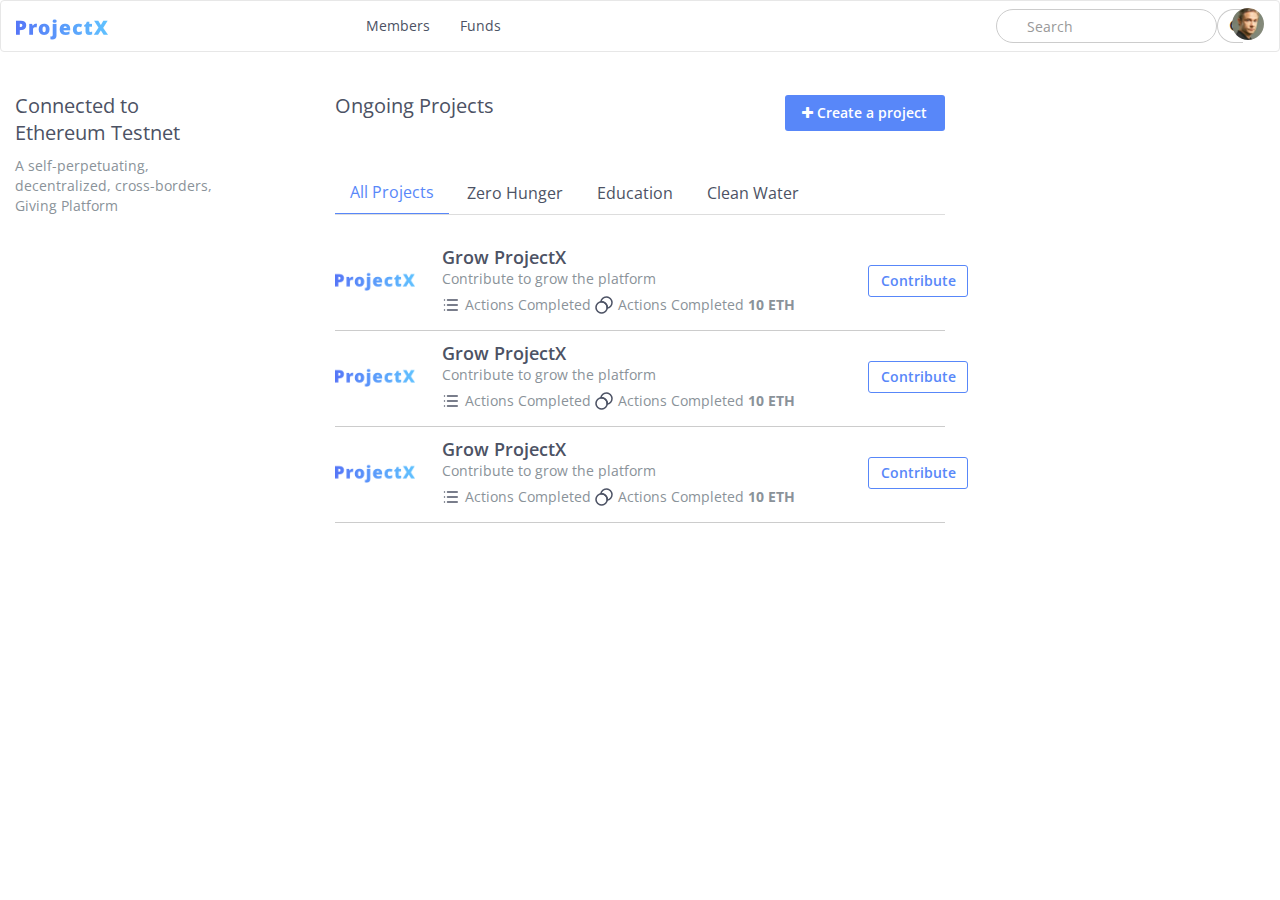
<file: index.html>
<!DOCTYPE html>
<html lang="en">
<head>
	<meta charset="utf-8">
	<meta http-equiv="X-UA-Compatible" content="IE=edge">
	<meta name="viewport" content="width=device-width, initial-scale=1">
	<!-- The above 3 meta tags *must* come first in the head; any other head content must come *after* these tags -->
	<title>Colony hack</title

		<!-- Bootstrap -->
		<link href="css/bootstrap.min.css" rel="stylesheet">
		<link href="css/style.css" rel="stylesheet">
		<link href="font-awesome/css/font-awesome.min.css" rel="stylesheet">
		<link href="https://fonts.googleapis.com/css?family=Open+Sans:300,300i,400,400i,600,600i,700,700i,800,800i" rel="stylesheet">
		<script type="text/javascript" src="js/jquery.min.js"></script>
		<script type="text/javascript" src="js/bootstrap.min.js"></script>
  </head>
  <body>
  	<header class="site-header">
  		<nav class="navbar navbar-default">
  			<div class="container-fluid">
  				<!-- Brand and toggle get grouped for better mobile display -->
  				<div class="row">
  					<div class="col-sm-3 navbar-header">
  						<button type="button" class="navbar-toggle collapsed" data-toggle="collapse" data-target="#bs-example-navbar-collapse-1" aria-expanded="false">
  							<span class="sr-only">Toggle navigation</span>
  							<span class="icon-bar"></span>
  							<span class="icon-bar"></span>
  							<span class="icon-bar"></span>
  						</button>
  						<a class="navbar-brand" href="#">
  							<img src="images/logo.png" alt="logo">
  						</a>
  					</div>

  					<!-- Collect the nav links, forms, and other content for toggling -->
  					<div class="col-sm-9 headr-nav">
  						<div class="collapse navbar-collapse" id="bs-example-navbar-collapse-1">
  							<ul class="site-nav nav navbar-nav">
  								<li><a href="member.html">Members </a></li>
  								<li><a href="funds.html">Funds</a></li>
  								
  							</ul>
  							
  							<ul class="site-navright nav navbar-nav navbar-right">
  								<li>
  									<form class="serchbar navbar-form navbar-left">
  										<div class="form-group">
  											<input type="text" class="form-control" placeholder="Search">
  										</div>
  										<button type="submit" class="btn btn-default"><i class="fa fa-search"></i></button>
  									</form>
  								</li>
  								<li class="user-img"><img src="images/user.png" alt="user"></li>
  								
	      <!--  <li class="dropdown">
	          <a href="#" class="dropdown-toggle" data-toggle="dropdown" role="button" aria-haspopup="true" aria-expanded="false">Join us <span class="caret"></span></a>
	          <ul class="dropdown-menu">
	            <li><a href="#">Action</a></li>
	            <li><a href="#">Another action</a></li>
	            <li><a href="#">Something else here</a></li>
	          </ul>
	      </li>-->
	  </ul>
	</div><!-- /.navbar-collapse -->
</div></div>
</div><!-- /.container-fluid -->
</nav>
</header>
<section class="site-content">
	<div class="container-fluid">
		<div class="row">
			<div class="col-sm-3 leftside-content">
				<div class="leftside-content-inner">
					<h3 class="section-title">Connected to <br/>Ethereum Testnet</h3>
					<p class="section-summry">A self-perpetuating,<br/> decentralized, cross-borders,<br/> Giving Platform</p>
				</div></div> 
				<div class="col-sm-6 rightside-content">
					<div class="rightside-content-inner">
						<div class="sectionheadings">
							<div class="row">
								<h3 class="col-sm-8 section-heding">Ongoing Projects</h3>
								<h4 class="col-sm-4 creatprjct"><button type="button" class="btn btn-primary" data-toggle="modal" data-target="#createProjectModal">
									<i class="fa fa-plus" aria-hidden="true"></i> Create a project</button></h4>
								</div>

								<!-- Modal -->
								<div class="modal fade" id="createProjectModal" tabindex="-1" role="dialog" aria-labelledby="exampleModalLabel" aria-hidden="true">
									<div class="modal-dialog" role="document">
										<div class="modal-content">
											<div class="modal-header">
												<div class="row">
													<div class="col-xs-11">
														<h5 class="modal-title" id="exampleModalLabel">Create a new project </h5>
													</div>
													<div class="col-xs-1">
														<button type="button" class="close" data-dismiss="modal" aria-label="Close">
															<span aria-hidden="true">&times;</span>
															</button>
														</div>
													
												</div>  
											</div>
											<div class="modal-body">
												<form class="form-horizontal">
													<div class="form-group">
														<div class="col-xs-4"><label for="projectName" class="control-label">Project Title</label></div>
														<div class="col-xs-8">
															<input type="text" class="form-control" id="projectName" placeholder="Enter a name for the project">
														</div>
													</div>
													<div class="form-group">
														<div class="col-xs-4"><label for="projectDescription" class="control-label">Project Breif</label></div>
														<div class="col-xs-8 projectDes">
															<input type="text" class="form-control" id="projectDescription" placeholder="Describe what needs to be done in few lines">
														</div>
													</div>
													<div class="form-group">
														<div class="col-xs-4"><label for="projectFunds" class="control-label">Project Funds</label></div>
														<div class="col-xs-4">
															<input type="text" class="form-control" id="projectFunds">
														</div>
													</div>
													<div class="form-group">
														<div class="col-xs-4"><label for="projectEvalutors" class="control-label">Project Evalutors</label></div>
														<div class="col-xs-8">
															<input type="text" class="form-control" id="projectEvalutors" placeholder="Type or paste ETH address">
															<span>*ETH addrss of the person who should evalute the action after its done</span>
														</div>
													</div>
													<div class="form-group">
														<div class="col-xs-4"><label for="yourName" class="control-label">Your name</label></div>
														<div class="col-xs-8">
															<input type="text" class="form-control" id="yourName" placeholder="Type or paste ETH address">
															<span>ETH address  <span class="main-addtress">0x93E68229430e92873H83L98K12A</span></span>
														</div>
													</div>
												</form>
											</div>
											<div class="modal-footer">
												<button type="button" class="btn btn-primary">Start Project</button>
												<button type="button" class="btn btn-secondary" data-dismiss="modal">Cancel</button>
											</div>
										</div>
									</div>
								</div>
							</div>
							<div class="ongoing-projectlinks">
								<div class="project-links">
									<div class="tabbable">
										<ul class="nav nav-tabs">
											<li class="active"><a href="#allprojects" data-toggle="tab" aria-expanded="false">All Projects</a></li>
											<li class=""><a href="#zerohunger" data-toggle="tab" aria-expanded="false">Zero Hunger</a></li>
											<li class=""><a href="#education" data-toggle="tab" aria-expanded="true">Education</a></li>
											<li class=""><a href="#cleanwater" data-toggle="tab" aria-expanded="true">Clean Water</a></li>
										</ul>
										<div class="tab-content">
											<div class="tab-pane active" id="allprojects">
												<div class="allprojects-main">
													<div class="row">
														<div class="col-sm-2 proj-img-main">
															<figure><img src="images/logo.png" alt="img" style="padding-top: 25px;"></figure>
														</div>
														<div class="col-sm-8 proj-detail">
															<h3 class="title">Grow ProjectX</h3>
															<p class="subtitle">Contribute to grow the platform</p>
															<h4 class="proj-tags-main">
																
																<img src="images/task.png" alt="img">
																<span class="tag-text">Actions Completed </span>
																
																<img src="images/funds.png" alt="img">
																<span class="tag-text">Actions Completed <strong>10 ETH</strong></span>
																
															</h4>
														</div>
														<div class="col-sm-2 Contributelink-main"><a href="#"> Contribute</a></div>
													</div>
												</div>
												<div class="allprojects-main">
													<div class="row">
														<div class="col-sm-2 proj-img-main">
															<figure><img src="images/logo.png" alt="img" style="padding-top: 25px;"></figure>
														</div>
														<div class="col-sm-8 proj-detail">
															<h3 class="title">Grow ProjectX</h3>
															<p class="subtitle">Contribute to grow the platform</p>
															<h4 class="proj-tags-main">
																
																<img src="images/task.png" alt="img">
																<span class="tag-text">Actions Completed </span>
																
																<img src="images/funds.png" alt="img">
																<span class="tag-text">Actions Completed <strong>10 ETH</strong></span>
																
															</h4>
														</div>
														<div class="col-sm-2 Contributelink-main"><a href="#"> Contribute</a></div>
													</div>
												</div>
												<div class="allprojects-main">
													<div class="row">
														<div class="col-sm-2 proj-img-main">
															<figure><img src="images/logo.png" alt="img" style="padding-top: 25px;"></figure>
														</div>
														<div class="col-sm-8 proj-detail">
															<h3 class="title">Grow ProjectX</h3>
															<p class="subtitle">Contribute to grow the platform</p>
															<h4 class="proj-tags-main">
																
																<img src="images/task.png" alt="img">
																<span class="tag-text">Actions Completed </span>
																
																<img src="images/funds.png" alt="img">
																<span class="tag-text">Actions Completed <strong>10 ETH</strong></span>
																
															</h4>
														</div>
														<div class="col-sm-2 Contributelink-main"><a href="#"> Contribute</a></div>
													</div>
												</div>
											</div>
											
											
											
											
											
											
											
											
											
											<div class="tab-pane" id="zerohunger">Secondo sed ac orci quis tortor imperdiet venenatis. Duis elementum auctor accumsan. 
												Aliquam in felis sit amet augue.</div>
												<div class="tab-pane " id="education">Thirdamuno, ipsum dolor sit amet, consectetur adipiscing elit. Duis pharetra varius quam sit amet vulputate. 
													Quisque mauris augue, molestie tincidunt condimentum vitae.</div>
													<div class="tab-pane " id="cleanwater">consectetur adipiscing elit. Duis pharetra varius quam sit amet vulputate. 
														Quisque mauris augue, molestie tincidunt condimentum vitae.</div>
													</div>
												</div></div>
												
											</div>





										</div>


									</div>
								</div>
							</section>




							<!-- jQuery (necessary for Bootstrap's JavaScript plugins) -->
							<script src="js/custom-jquey.js"></script>
							<!-- Include all compiled plugins (below), or include individual files as needed -->
							<!-- <script src="js/bootstrap.min.js"></script> -->
						</body>
						</html>
</file>
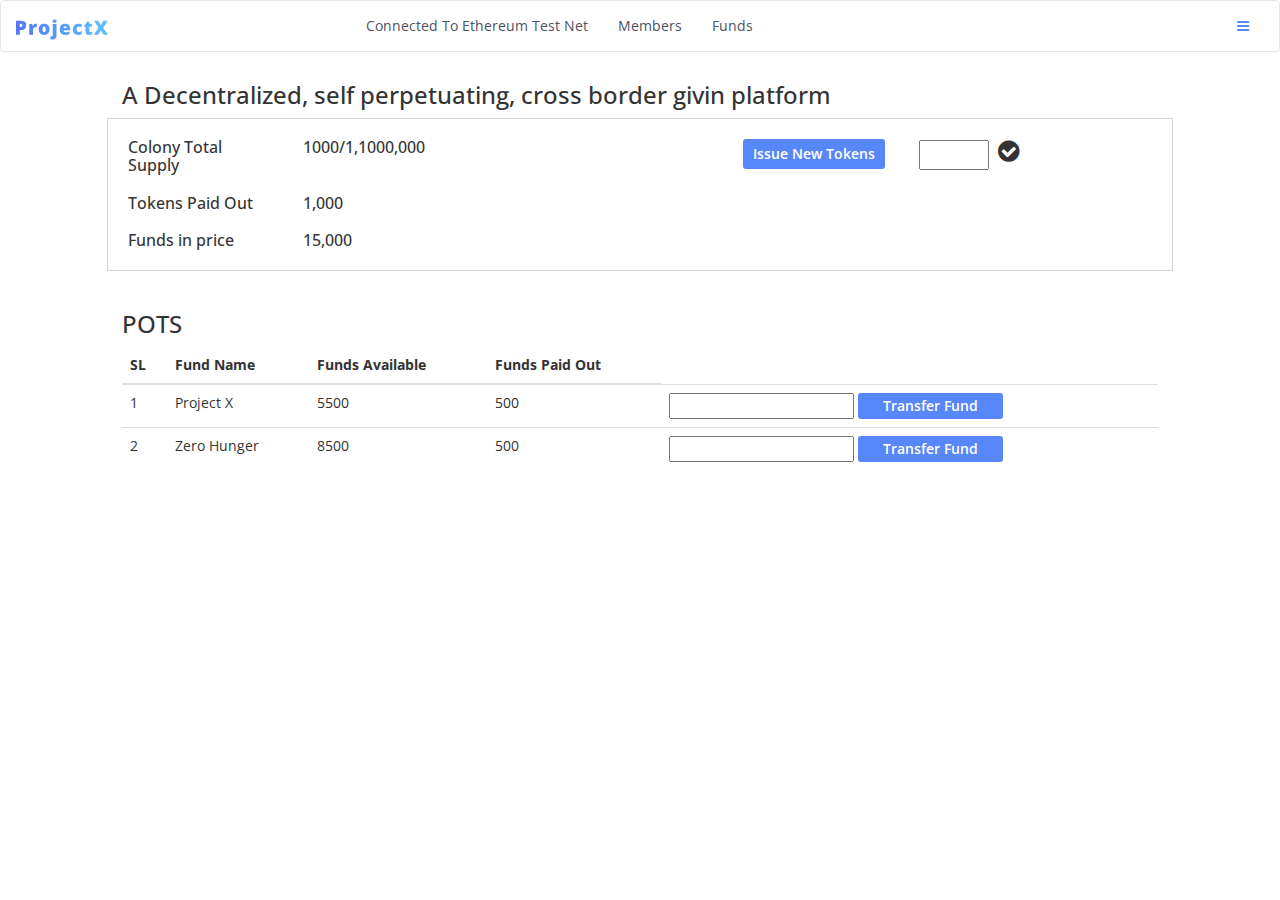
<file: funds.html>
<!DOCTYPE html>
<html>
<head>
	<title>Funds</title>
	<meta charset="utf-8">
	<meta http-equiv="X-UA-Compatible" content="IE=edge">
	<meta name="viewport" content="width=device-width, initial-scale=1">
	<!-- Bootstrap -->
		<link href="css/bootstrap.min.css" rel="stylesheet">
		<link href="css/style.css" rel="stylesheet">
		<link href="font-awesome/css/font-awesome.min.css" rel="stylesheet">
		<link href="https://fonts.googleapis.com/css?family=Open+Sans:300,300i,400,400i,600,600i,700,700i,800,800i" rel="stylesheet">
		<script type="text/javascript" src="js/jquery.min.js"></script>
		<script type="text/javascript" src="js/bootstrap.min.js"></script>
</head>
<body>
	<header class="site-header">
  		<nav class="navbar navbar-default">
  			<div class="container-fluid">
  				<!-- Brand and toggle get grouped for better mobile display -->
  				<div class="row">
  					<div class="col-sm-3 navbar-header">
  						<button type="button" class="navbar-toggle collapsed" data-toggle="collapse" data-target="#bs-example-navbar-collapse-1" aria-expanded="false">
  							<span class="sr-only">Toggle navigation</span>
  							<span class="icon-bar"></span>
  							<span class="icon-bar"></span>
  							<span class="icon-bar"></span>
  						</button>
  						<a class="navbar-brand" href="#">
  							<img src="images/logo.png" alt="logo">
  						</a>
  					</div>

  					<!-- Collect the nav links, forms, and other content for toggling -->
  					<div class="col-sm-9 headr-nav">
  						<div class="collapse navbar-collapse" id="bs-example-navbar-collapse-1">
  							<ul class="site-nav nav navbar-nav">
  								<li><a href="#">Connected To Ethereum Test Net</a></li>
  								<li><a href="member.html">Members </a></li>
  								<li><a href="#">Funds</a></li>
  								
  							</ul>
  							
  							<ul class="site-navright nav navbar-nav navbar-right">
  								
  								<li class="user-img"><a id="togglemembermenu" href="#" class="joiToggle"><i class="fa fa-bars"></i></a></li>
  								<div class="member-profile togglebox" id="toggleboxmember">
  									<p>Join us</p>
  									<form>
  										<div class="form-group">
  											<input type="text" class="form-control" placeholder="ETH address">
  											<input type="text" class="form-control" placeholder="Name">
  											<input type="text" class="form-control" placeholder="Email">
  										</div>
  										<button type="submit" class="btn btn-default">Join</button>
  									</form>
  								</div>
	  						</ul>
						</div><!-- /.navbar-collapse -->
					</div>
				</div>
			</div><!-- /.container-fluid -->
		</nav>
	</header>
	<section class="funds-section">
		<div class="container-fluid">
			<div class="row">
        <div class="col-sm-10 col-sm-offset-1 ">
          <h5 class="member-heading">A Decentralized, self perpetuating, cross border givin platform</h5>
          <div class="row"> 
              <div class="col-sm-12 funds-main-sec"> 
                <div class="row">
                  <div class="col-sm-2">
                    <h3>Colony Total Supply</h3>
                  </div>
                  <div class="col-sm-2"> 
                      <h3>1000/1,1000,000</h3> 
                  </div>
                  <div class="col-sm-2 col-sm-offset-3 issue-token"> 
                    <button>Issue New Tokens</button>
                  </div>
                  <div class="col-sm-3 tocken-input"> 
                    <input type="text" name="">
                    <span class="fa fa-check-circle"></span>
                  </div>
                </div>
                <div class="row">
                  <div class="token-paid">
                    <div class="col-sm-2 ">
                      <h3>Tokens Paid Out</h3>
                    </div>
                    <div class="col-sm-2"> 
                        <h3>1,000</h3> 
                    </div>
                  </div>
                </div>
                <div class="row">
                  <div class="funds-in-price">
                    <div class="col-sm-2">
                    <h3>Funds in price</h3>
                    </div>
                    <div class="col-sm-2"> 
                        <h3>15,000</h3> 
                    </div>
                  </div>
                </div>
              </div>
          </div>
          <div class="row">

            <div class="col-sm-12 fund-billing">
            <h5>POTS</h5>
              <table class="table ">
                <thead>
                  <tr>
                    <th>SL</th>
                    <th>Fund Name</th>
                    <th>Funds Available</th>
                    <th>Funds Paid Out</th>
                  </tr>
                </thead>
                <tbody>
                  <tr>
                    <td>1</td>
                    <td>Project X</td>
                    <td>5500</td>
                    <td>500</td>
                    <td>
                    <input type="" name="">
                    <button class="transfer-button">Transfer Fund</button>
                  </td>
                  </tr>
                    <td>2</td>
                    <td>Zero Hunger</td>
                    <td>8500</td>
                    <td>500</td>
                    <td>
                    <input type="" name="">
                    <button class="transfer-button">Transfer Fund</button>
                  </td>
                  </tr>
                </tbody>
              </table>
            </div>
          </div>

        </div>
			</div>
		</div>
	</section>
</body>
</html>
</file>
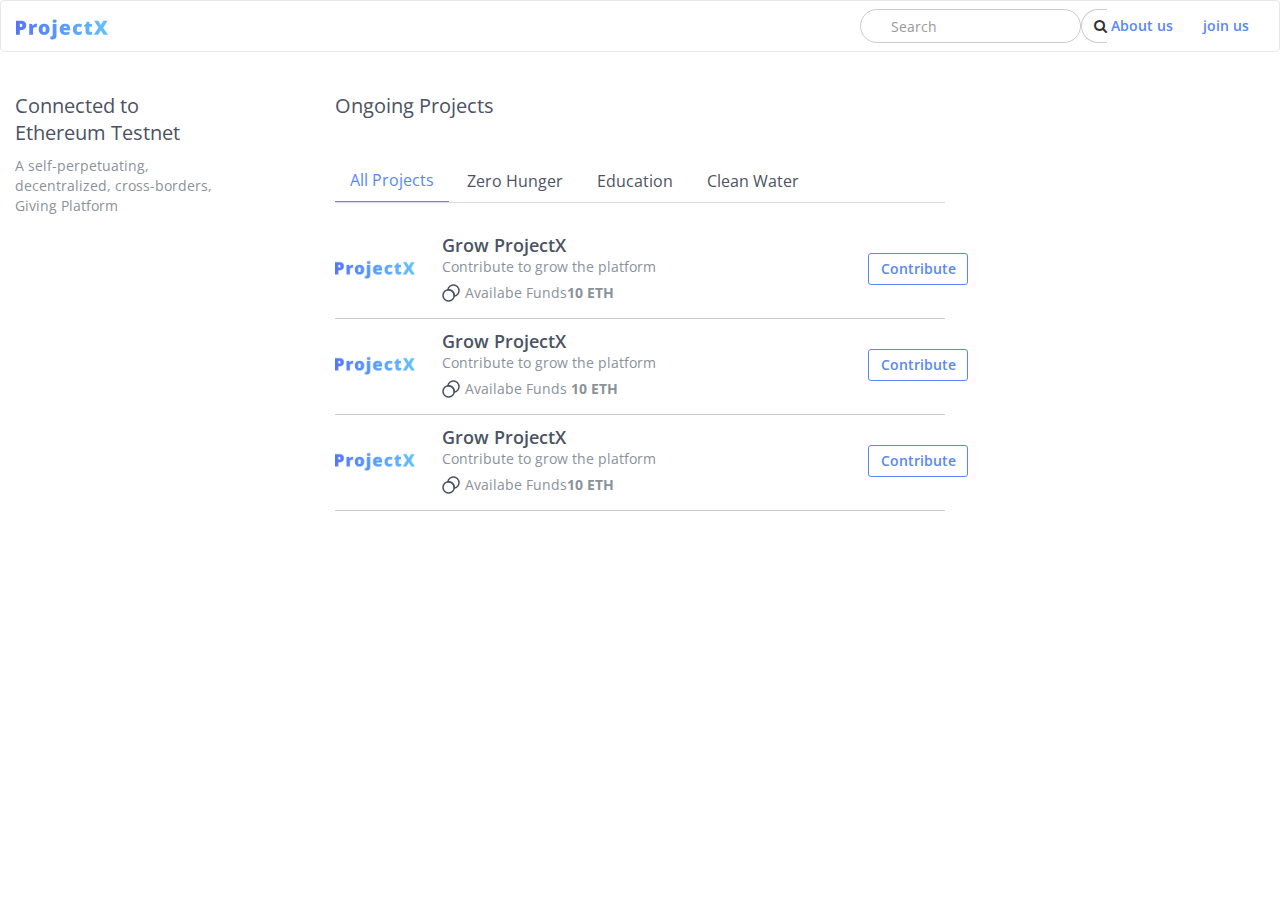
<file: homepage.html>
<!DOCTYPE html>
<html>
<head>
	<title>Home</title>
	<meta charset="utf-8">
	<!-- Bootstrap css -->
	<link href="css/bootstrap.min.css" rel="stylesheet">
	<!-- custom css -->
	<link href="css/style.css" rel="stylesheet">
	<!-- fontawesom -->
	<link href="font-awesome/css/font-awesome.min.css" rel="stylesheet">
	<link href="https://fonts.googleapis.com/css?family=Open+Sans:300,300i,400,400i,600,600i,700,700i,800,800i" rel="stylesheet">
	<!-- jquery -->
	<script type="text/javascript" src="js/jquery.min.js"></script>
	<!-- bootstrap js -->
	<script type="text/javascript" src="js/bootstrap.min.js"></script>
	<!-- custom javascript -->
	<script type="text/javascript" src="js/custom-jquey.js"></script>
</head>
<body>
	<header class="site-header">
  		<nav class="navbar navbar-default">
  			<div class="container-fluid">
  				<!-- Brand and toggle get grouped for better mobile display -->
  				<div class="row">
  					<div class="col-sm-3 navbar-header">
  						<button type="button" class="navbar-toggle collapsed" data-toggle="collapse" data-target="#bs-example-navbar-collapse-1" aria-expanded="false">
  							<span class="sr-only">Toggle navigation</span>
  							<span class="icon-bar"></span>
  							<span class="icon-bar"></span>
  							<span class="icon-bar"></span>
  						</button>
  						<a class="navbar-brand" href="#">
  							<img src="images/logo.png" alt="logo">
  						</a>
  					</div>
  					<!-- Collect the nav links, forms, and other content for toggling -->
  					<div class="col-sm-9 headr-nav">
  						<div class="collapse navbar-collapse" id="bs-example-navbar-collapse-1">
  							
  							<ul class="site-navright nav navbar-nav navbar-right">
  								<li>
  									<form class="serchbar navbar-form navbar-left">
  										<div class="form-group">
  											<input type="text" class="form-control" placeholder="Search">
  										</div>
  										<button type="submit" class="btn btn-default"><i class="fa fa-search"></i></button>
  									</form>
  								</li>
  								<li class="user-img"><a href="">About us</a></li>
  								<li class="user-img"><a href="#"  class="joiToggle">join us</a></li>
  								<div class="join-us-main togglebox">
  									<p>Join us</p>
  									<form>
  										<div class="form-group">
  											<input type="text" class="form-control" placeholder="ETH address">
  											<input type="text" class="form-control" placeholder="Name">
  											<input type="text" class="form-control" placeholder="Email">
  										</div>
  										<button type="submit" class="btn btn-default">Join</button>
  									</form>
  								</div>
	  						</ul>
						</div><!-- /.navbar-collapse -->
					</div>
				</div>
			</div><!-- /.container-fluid -->
		</nav>
	</header>
	<section class="site-content">
	<div class="container-fluid">
		<div class="row">
			<div class="col-sm-3 leftside-content">
				<div class="leftside-content-inner">
					<h3 class="section-title">Connected to <br/>Ethereum Testnet</h3>
					<p class="section-summry">A self-perpetuating,<br/> decentralized, cross-borders,<br/> Giving Platform</p>
				</div></div>
				<div class="col-sm-6 rightside-content">
					<div class="rightside-content-inner">
						<div class="sectionheadings">
							<div class="row">
								<h3 class="col-sm-8 section-heding">Ongoing Projects</h3>
								
								</div>

								<!-- Modal -->
								<div class="modal fade" id="createProjectModal" tabindex="-1" role="dialog" aria-labelledby="exampleModalLabel" aria-hidden="true">
									<div class="modal-dialog" role="document">
										<div class="modal-content">
											<div class="modal-header">
												<div class="row">
													<div class="col-xs-11">
														<h5 class="modal-title" id="exampleModalLabel">Create a new project </h5>
													</div>
													<div class="col-xs-1">
														<button type="button" class="close" data-dismiss="modal" aria-label="Close">
															<span aria-hidden="true">&times;</span>
															</button>
														</div>
													
												</div>  
											</div>
											<div class="modal-body">
												<form class="form-horizontal">
													<div class="form-group">
														<div class="col-xs-4"><label for="projectName" class="control-label">Project Title</label></div>
														<div class="col-xs-8">
															<input type="text" class="form-control" id="projectName" placeholder="Enter a name for the project">
														</div>
													</div>
													<div class="form-group">
														<div class="col-xs-4"><label for="projectDescription" class="control-label">Project Breif</label></div>
														<div class="col-xs-8 projectDes">
															<input type="text" class="form-control" id="projectDescription" placeholder="Describe what needs to be done in few lines">
														</div>
													</div>
													<div class="form-group">
														<div class="col-xs-4"><label for="projectFunds" class="control-label">Project Funds</label></div>
														<div class="col-xs-4">
															<input type="text" class="form-control" id="projectFunds">
														</div>
													</div>
													<div class="form-group">
														<div class="col-xs-4"><label for="projectEvalutors" class="control-label">Project Evalutors</label></div>
														<div class="col-xs-8">
															<input type="text" class="form-control" id="projectEvalutors" placeholder="Type or paste ETH address">
															<span>*ETH addrss of the person who should evalute the action after its done</span>
														</div>
													</div>
													<div class="form-group">
														<div class="col-xs-4"><label for="yourName" class="control-label">Your name</label></div>
														<div class="col-xs-8">
															<input type="text" class="form-control" id="yourName" placeholder="Type or paste ETH address">
															<span>ETH address  <span class="main-addtress">0x93E68229430e92873H83L98K12A</span></span>
														</div>
													</div>
												</form>
											</div>
											<div class="modal-footer">
												<button type="button" class="btn btn-primary">Start Project</button>
												<button type="button" class="btn btn-secondary" data-dismiss="modal">Cancel</button>
											</div>
										</div>
									</div>
								</div>
							</div>
							<div class="ongoing-projectlinks">
								<div class="project-links">
									<div class="tabbable">
										<ul class="nav nav-tabs">
											<li class="active"><a href="#allprojects" data-toggle="tab" aria-expanded="false">All Projects</a></li>
											<li class=""><a href="#zerohunger" data-toggle="tab" aria-expanded="false">Zero Hunger</a></li>
											<li class=""><a href="#education" data-toggle="tab" aria-expanded="true">Education</a></li>
											<li class=""><a href="#cleanwater" data-toggle="tab" aria-expanded="true">Clean Water</a></li>
										</ul>
										<div class="tab-content">
											<div class="tab-pane active" id="allprojects">
												<div class="allprojects-main">
													<div class="row">
														<div class="col-sm-2 proj-img-main">
															<figure><img src="images/logo.png" alt="img" style="padding-top: 25px;"></figure>
														</div>
														<div class="col-sm-8 proj-detail">
															<h3 class="title">Grow ProjectX</h3>
															<p class="subtitle">Contribute to grow the platform</p>
															<h4 class="proj-tags-main">
																
																<img src="images/funds.png" alt="img">
																<span class="tag-text">Availabe Funds<strong>10 ETH</strong></span>
																
															</h4>
														</div>
														<div class="col-sm-2 Contributelink-main"><a href="#"> Contribute</a></div>
													</div>
												</div>
												<div class="allprojects-main">
													<div class="row">
														<div class="col-sm-2 proj-img-main">
															<figure><img src="images/logo.png" alt="img" style="padding-top: 25px;"></figure>
														</div>
														<div class="col-sm-8 proj-detail">
															<h3 class="title">Grow ProjectX</h3>
															<p class="subtitle">Contribute to grow the platform</p>
															<h4 class="proj-tags-main">
																
																<img src="images/funds.png" alt="img">
																<span class="tag-text">Availabe Funds <strong>10 ETH</strong></span>
																
															</h4>
														</div>
														<div class="col-sm-2 Contributelink-main"><a href="#"> Contribute</a></div>
													</div>
												</div>
												<div class="allprojects-main">
													<div class="row">
														<div class="col-sm-2 proj-img-main">
															<figure><img src="images/logo.png" alt="img" style="padding-top: 25px;"></figure>
														</div>
														<div class="col-sm-8 proj-detail">
															<h3 class="title">Grow ProjectX</h3>
															<p class="subtitle">Contribute to grow the platform</p>
															<h4 class="proj-tags-main">
																
																<img src="images/funds.png" alt="img">
																<span class="tag-text">Availabe Funds<strong>10 ETH</strong></span>
																
															</h4>
														</div>
														<div class="col-sm-2 Contributelink-main"><a href="#"> Contribute</a></div>
													</div>
												</div>
											</div>
											
											
											
											
											
											
											
											
											
											<div class="tab-pane" id="zerohunger">Secondo sed ac orci quis tortor imperdiet venenatis. Duis elementum auctor accumsan. 
												Aliquam in felis sit amet augue.</div>
												<div class="tab-pane " id="education">Thirdamuno, ipsum dolor sit amet, consectetur adipiscing elit. Duis pharetra varius quam sit amet vulputate. 
													Quisque mauris augue, molestie tincidunt condimentum vitae.</div>
													<div class="tab-pane " id="cleanwater">consectetur adipiscing elit. Duis pharetra varius quam sit amet vulputate. 
														Quisque mauris augue, molestie tincidunt condimentum vitae.</div>
													</div>
												</div></div>
												
											</div>





										</div>


									</div>
								</div>
							</section>

</body>
</html>
</file>
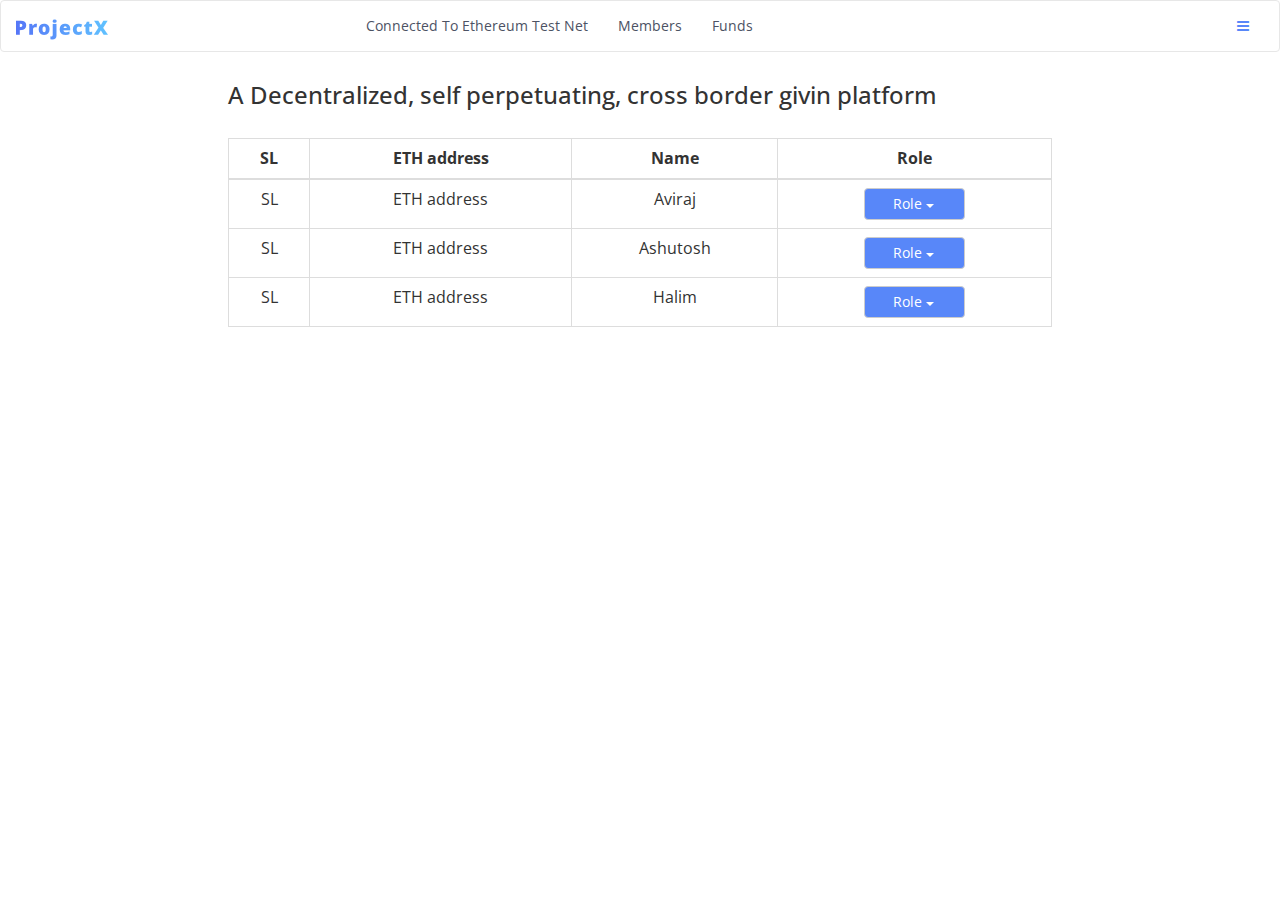
<file: member.html>
<!DOCTYPE html>
<html>
<head>
	<title>Member</title>
	<meta charset="utf-8">
	<meta http-equiv="X-UA-Compatible" content="IE=edge">
	<meta name="viewport" content="width=device-width, initial-scale=1">
	<!-- Bootstrap -->
		<link href="css/bootstrap.min.css" rel="stylesheet">
		<link href="css/style.css" rel="stylesheet">
		<link href="font-awesome/css/font-awesome.min.css" rel="stylesheet">
		<link href="https://fonts.googleapis.com/css?family=Open+Sans:300,300i,400,400i,600,600i,700,700i,800,800i" rel="stylesheet">
		<script type="text/javascript" src="js/jquery.min.js"></script>
		<script type="text/javascript" src="js/bootstrap.min.js"></script>
</head>
<body>
	<header class="site-header">
  		<nav class="navbar navbar-default">
  			<div class="container-fluid">
  				<!-- Brand and toggle get grouped for better mobile display -->
  				<div class="row">
  					<div class="col-sm-3 navbar-header">
  						<button type="button" class="navbar-toggle collapsed" data-toggle="collapse" data-target="#bs-example-navbar-collapse-1" aria-expanded="false">
  							<span class="sr-only">Toggle navigation</span>
  							<span class="icon-bar"></span>
  							<span class="icon-bar"></span>
  							<span class="icon-bar"></span>
  						</button>
  						<a class="navbar-brand" href="#">
  							<img src="images/logo.png" alt="logo">
  						</a>
  					</div>

  					<!-- Collect the nav links, forms, and other content for toggling -->
  					<div class="col-sm-9 headr-nav">
  						<div class="collapse navbar-collapse" id="bs-example-navbar-collapse-1">
  							<ul class="site-nav nav navbar-nav">
  								<li><a href="#">Connected To Ethereum Test Net</a></li>
  								<li><a href="#">Members </a></li>
  								<li><a href="funds.html">Funds</a></li>
  								
  							</ul>
  							
  							<ul class="site-navright nav navbar-nav navbar-right">
  								
  								<li class="user-img"><a id="togglemembermenu" href="#" class="joiToggle"><i class="fa fa-bars"></i></a></li>
  								<div class="member-profile togglebox" id="toggleboxmember">
  									<p>Join us</p>
  									<form>
  										<div class="form-group">
  											<input type="text" class="form-control" placeholder="ETH address">
  											<input type="text" class="form-control" placeholder="Name">
  											<input type="text" class="form-control" placeholder="Email">
  										</div>
  										<button type="submit" class="btn btn-default">Join</button>
  									</form>
  								</div>
	  						</ul>
						</div><!-- /.navbar-collapse -->
					</div>
				</div>
			</div><!-- /.container-fluid -->
		</nav>
	</header>
	<section class="member-section">
		<div class="container-fluid">
			<div class="row">
				<div class="col-sm-8 col-sm-offset-2 member-table">
					<h5 class="member-heading">A Decentralized, self perpetuating, cross border givin platform</h5>
					<table class="table table-bordered">
					  <thead>
					      <tr>
					        <th>SL</th>
					        <th>ETH address</th>
					        <th>Name</th>
					        <th>Role</th>
					      </tr>
					    </thead>
					    <tbody>
					      	<tr>
					      		<td>SL</td>
						        <td>ETH address</td>
						        <td>Aviraj</td>
						        <td>
						        	<div class="dropdown member-roles">
									  	<button class="btn btn-default dropdown-toggle" type="button" id="dropdownMenu1" data-toggle="dropdown" aria-haspopup="true" aria-expanded="true">
									    Role
									    <span class="caret"></span>
									  </button>
									  <ul class="dropdown-menu" aria-labelledby="dropdownMenu1">
									    <li><a href="#">Admin</a></li>
									    <li><a href="#">Manager</a></li>
									    <li><a href="#">Worker</a></li>
									  </ul>
									</div>
								</td>
						     </tr>
						     <tr>
						     	<td>SL</td>
						        <td>ETH address</td>
						        <td>Ashutosh</td>
						        <td>
						        	<div class="dropdown member-roles">
									  	<button class="btn btn-default dropdown-toggle" type="button" id="dropdownMenu1" data-toggle="dropdown" aria-haspopup="true" aria-expanded="true">
									    Role
									    <span class="caret"></span>
									  </button>
									  <ul class="dropdown-menu" aria-labelledby="dropdownMenu1">
									    <li><a href="#">Admin</a></li>
									    <li><a href="#">Manager</a></li>
									    <li><a href="#">Worker</a></li>
									  </ul>
									</div>
						        </td>
						     </tr>
						     <tr>
						     	<td>SL</td>
						        <td>ETH address</td>
						        <td>Halim</td>
						        <td>
						        	<div class="dropdown member-roles ">
									  	<button class="btn btn-default dropdown-toggle" type="button" id="dropdownMenu1" data-toggle="dropdown" aria-haspopup="true" aria-expanded="true">
									    Role
									    <span class="caret"></span>
									  </button>
									  <ul class="dropdown-menu" aria-labelledby="dropdownMenu1">
									    <li><a href="#">Admin</a></li>
									    <li><a href="#">Manager</a></li>
									    <li><a href="#">Worker</a></li>
									  </ul>
									</div>
						        </td>
						     </tr>
					    </tbody>
					</table>
				</div>
			</div>
		</div>
	</section>
</body>
</html>
</file>
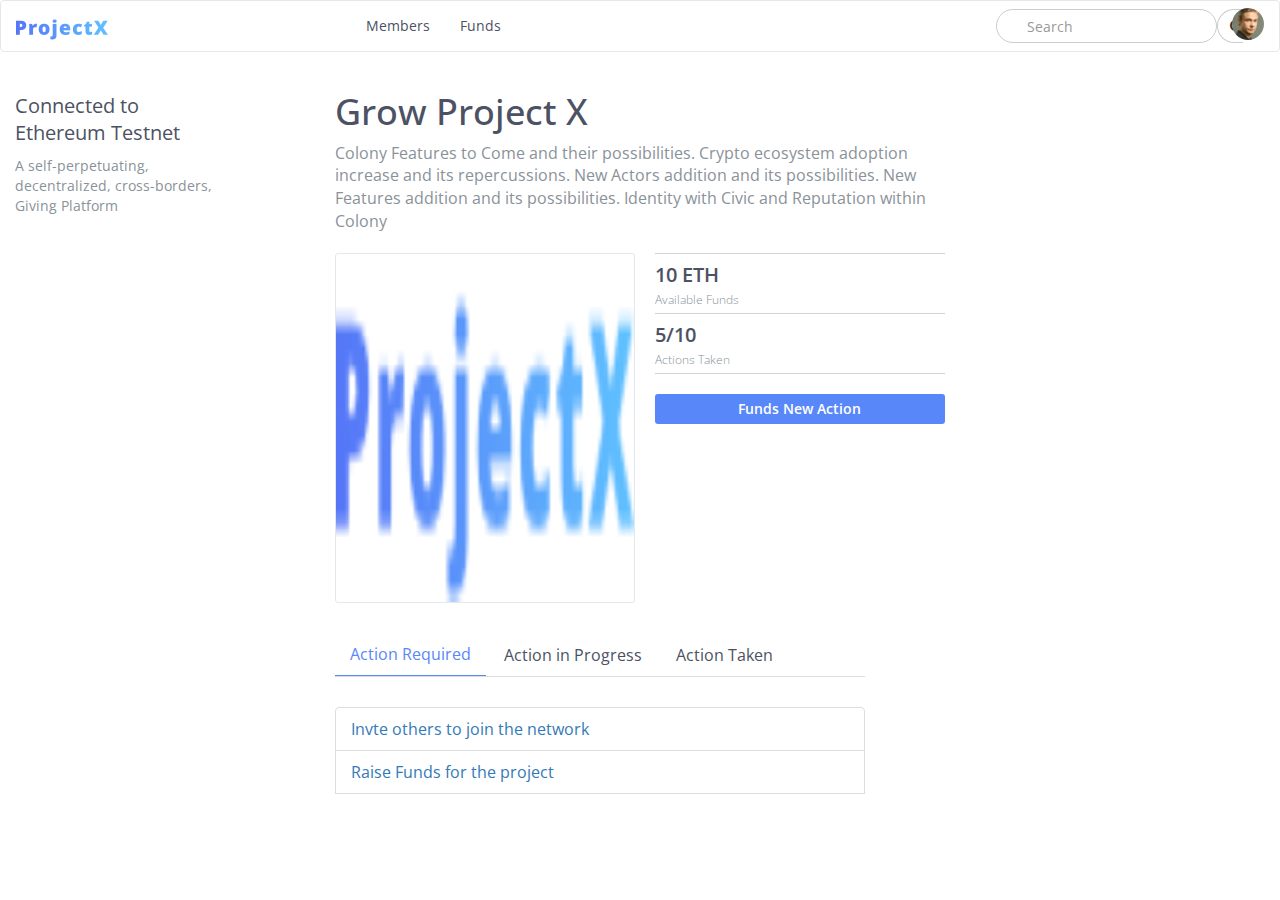
<file: projectdetails.html>
<!DOCTYPE html>
<html>
<head>
	<title>Details</title>
	<meta charset="utf-8">
	<!-- Bootstrap css -->
	<link href="css/bootstrap.min.css" rel="stylesheet">
	<!-- custom css -->
	<link href="css/style.css" rel="stylesheet">
	<!-- fontawesom -->
	<link href="font-awesome/css/font-awesome.min.css" rel="stylesheet">
	<link href="https://fonts.googleapis.com/css?family=Open+Sans:300,300i,400,400i,600,600i,700,700i,800,800i" rel="stylesheet">
	
</head>
<body>
	<header class="site-header">
  		<nav class="navbar navbar-default">
  			<div class="container-fluid">
  				<!-- Brand and toggle get grouped for better mobile display -->
  				<div class="row">
  					<div class="col-sm-3 navbar-header">
  						<button type="button" class="navbar-toggle collapsed" data-toggle="collapse" data-target="#bs-example-navbar-collapse-1" aria-expanded="false">
  							<span class="sr-only">Toggle navigation</span>
  							<span class="icon-bar"></span>
  							<span class="icon-bar"></span>
  							<span class="icon-bar"></span>
  						</button>
  						<a class="navbar-brand" href="#">
  							<img src="images/logo.png" alt="logo">
  						</a>
  					</div>

  					<!-- Collect the nav links, forms, and other content for toggling -->
  					<div class="col-sm-9 headr-nav">
  						<div class="collapse navbar-collapse" id="bs-example-navbar-collapse-1">
  							<ul class="site-nav nav navbar-nav">
  								<li><a href="member.html">Members </a></li>
  								<li><a href="funds.html">Funds</a></li>
  								
  							</ul>
  							
  							<ul class="site-navright nav navbar-nav navbar-right">
  								<li>
  									<form class="serchbar navbar-form navbar-left">
  										<div class="form-group">
  											<input type="text" class="form-control" placeholder="Search">
  										</div>
  										<button type="submit" class="btn btn-default"><i class="fa fa-search"></i></button>
  									</form>
  								</li>
  								<li class="user-img"><img src="images/user.png" alt="user"></li>
	  						</ul>
						</div><!-- /.navbar-collapse -->
					</div>
				</div>
			</div><!-- /.container-fluid -->
		</nav>
	</header>
	<section class="site-content detail-page">
		<div class="container-fluid">
			<div class="row">
				<div class="col-sm-3 leftside-content">
					<div class="leftside-content-inner">
						<h3 class="section-title">Connected to <br/>Ethereum Testnet</h3>
						<p class="section-summry">A self-perpetuating,<br/> decentralized, cross-borders,<br/> Giving Platform</p>
					</div>
				</div>
				<div class="col-sm-9 right-conent">
					<div class="row">
						<div class="col-sm-8">
							<h3 class="grow-proj">Grow Project X</h3>
							<span class="grow-des">Colony Features to Come and their possibilities. Crypto ecosystem adoption increase and its repercussions. New Actors addition and its possibilities. New Features addition and its possibilities. Identity with Civic and Reputation within Colony</span>
						</div>
					</div>
					
					<div class="row">
						<div class="col-sm-4 grow-image">
							<img src="images/logo.png">
						</div>
						<div class="col-sm-4 grow-funds">
							<h5>10 ETH<br>
							<span>Available Funds </span>
							<h5>5/10<br><span>Actions Taken</span></h5>
							<div class="fund-new-button">
								<button   type="button" class=" col-sm-12 btn btn-primary" data-toggle="modal" data-target="#fundnewaction">
							 Funds New Action
							</button>
							</div>
							
							
							<!-- Modal -->
							<div class="modal fade" id="fundnewaction" tabindex="-1" role="dialog" aria-labelledby="exampleModalLabel" aria-hidden="true">
							  <div class="modal-dialog" role="document">
							    <div class="modal-content">
							      <div class="modal-header">
							        <div class="row">
										<div class="col-xs-11">
											<h5 class="modal-title" id="exampleModalLabel">Fund a new action</h5>
										</div>
										<div class="col-xs-1">
											<button type="button" class="close" data-dismiss="modal" aria-label="Close">
												<span aria-hidden="true">&times;</span>
											</button>
										</div>
										
									</div> 
							      </div>
							      <div class="modal-body">
							        <div class="fundthisaction">
							        	<span>Contribute directly to an action that you are passionate about and provide funds to people in the ground working for your cause.</span>
							        	<form class="form-horizontal">
											<div class="form-group">
												<div class="col-xs-4"><label for="projectName" class="control-label">Selected Project X</label></div>
												<div class="col-xs-4">
													<div class="dropdown">
													  <button class="btn btn-default dropdown-toggle" type="button" id="dropdownMenu1" data-toggle="dropdown" aria-haspopup="true" aria-expanded="true">
													    Dropdown
													    <span class="caret"></span>
													  </button>
													  <ul class="dropdown-menu" aria-labelledby="dropdownMenu1">
													    <li><a href="#">Action</a></li>
													    <li><a href="#">Another action</a></li>
													    <li><a href="#">Something else here</a></li>
													    <li role="separator" class="divider"></li>
													    <li><a href="#">Separated link</a></li>
													  </ul>
													</div>
												</div>
											</div>
											<div class="form-group">
												<div class="col-xs-4"><label for="actiontitle" class="control-label">Action Title</label></div>
												<div class="col-xs-8 projectDes">
													<input type="text" class="form-control" id="actiontitle" placeholder="What do you want to get done?">
												</div>
											</div>
											<div class="form-group">
												<div class="col-xs-4"><label for="actiondescription" class="control-label">Action Description</label></div>
												<div class="col-xs-8">
													<input type="text" placeholder="Describe what needs to be done in few lines" class="form-control" id="actiondescription">
												</div>
											</div>
											<div class="form-group">
												<div class="col-xs-4"><label for="fundingammount" class="control-label">Funding Amount</label></div>
												<div class="col-xs-8">
													<input type="text" class="form-control" id="fundingammount" placeholder="Type or paste ETH address">
												</div>
											</div>
											<div class="form-group">
												<div class="col-xs-4"><label for="actiondeadline" class="control-label">Action Deadline</label></div>
												<div class="col-xs-8">
													<div class='input-group date' id='datetimepicker1'>
									                    <input type='text' class="form-control" />
									                    <span class="input-group-addon">
									                        <span class="glyphicon glyphicon-calendar"></span>
									                    </span>
									                </div>
													
												</div>
											</div>
											<div class="form-group">
												<div class="col-xs-4"><label for="actionava" class="control-label">Action Evaluators</label></div>
												<div class="col-xs-8">
													<input type="text" class="form-control" id="actionava" placeholder="Type or paste ETH address">
													<span>*ETH addrss of the person who should evalute the action after its done</span>
												</div>
											</div>
											<div class="form-group">
												<div class="col-xs-4"><label for="actioncreator" class="control-label">Action Creator</label></div>
												<div class="col-xs-8">
													<input type="text" class="form-control" id="actioncreator" placeholder="Enter your name">
													<span>ETH address  <span class="main-addtress">0x93E682107d1E9defB0b5ee701C71707a4B2E46Bc</span></span>
												</div>

											</div>
										</form>
							        </div>
							      </div>
							      <div class="modal-footer">
							      	<button type="button" class="btn btn-primary">Fund this action</button>
							        <button type="button" class="btn btn-secondary" data-dismiss="modal">Cancel</button>
							        
							      </div>
							    </div>
							  </div>
							</div>
						</div>
					</div>
					<div class="row">
						<div class="col-sm-7 project-links">
							<div class="tabbable">
								<ul class="nav nav-tabs">
									<li class="active"><a href="#actionRequired" data-toggle="tab" aria-expanded="false">Action Required</a></li>
									<li class=""><a href="#zerohunger" data-toggle="tab" aria-expanded="false">Action in Progress</a></li>
									<li class=""><a href="#education" data-toggle="tab" aria-expanded="true">Action Taken</a></li>
								</ul>
								<div class="tab-content">
									<div class="tab-pane active" id="actionRequired">
										<ul class="list-group">
										  <li class="list-group-item"><a >Invte others to join the network</a></li>
										  <li class="list-group-item"><a data-toggle="modal" data-target="#raisefundforthisprojreq">Raise Funds for the project</a></li>
										  	<!-- modal -->
										  <div class="modal fade" id="raisefundforthisprojreq" tabindex="-1" role="dialog" aria-labelledby="exampleModalCenterTitle" aria-hidden="true">
											  <div class="modal-dialog modal-dialog-centered" role="document">
											    <div class="modal-content">
											      <div class="modal-header">
											        <div class="row">
													<div class="col-xs-10">
														<h5 class="modal-title" id="exampleModalLabel">Project X </h5>
														<span class="header-action">Action #2 <strong>Raise funds for this project</strong></span>
														<p class="created-by">Created by <span class="username">Lester Nygaard </span><span class="usrid">0x93E682107d1E9defB0b5ee...</span><i class="fa fa-copy"></i></p>
													</div>
													<div class="col-xs-2">
														<button class="in-progress" type="button">
															<span aria-hidden="true">In Progress</span>
															</button>
													</div>
												</div>  
											      </div>
											      <div class="modal-body">
											        <div class="row">
														<div class="col-sm-7 raisefundmainleft">
															<span>Invite nyone to fund any pot on ProjectX or global pool.</span><br>
															<span class="list-label">To claim rewards:</span>
															<ol class="order-list">
															  <li>Click on ‘Execute Task’</li>
															  <li>Complete your task before deadline.</li>
															  <li>Upload the proofs of executed task in the form of video, audio, social media posts if any.</li>
															  <li>Evaluators wouldvalidate your task nd you will utomatically receive payout.</li>
															</ol>
														</div>
														<div class="col-sm-5 raisefundmainright">
															<h5>30 October, 2018</5><br>
															<span>Deadline</span>
															<h5>2 ETH<br><span>Funds</span></h5>
															
															<div class="raiseeva">
																<p>Evaluator</p>
																<p class="evaluator-name">Ron Swanson</p>
																<p class="eva-key">0x93E682107d1E9defB0b5e...<i class="fal fa-copy"></i></p>
															</div>
															<div class="uploadandsubmit">
																<div class="row">
																<button class="col-sm-10 col-sm-offset-1 active">Take Action </button>
																<button class="col-sm-10 col-sm-offset-1 disabled">Validate Action</button>
																<button class="col-sm-10 col-sm-offset-1 disabled">Claim Funds </button>
																</div>
																
															</div>
														</div>
													</div>
											      </div>
											     <!--  <div class="modal-footer">
											       <button type="button" class="btn btn-primary">Save changes</button>
											        <button type="button" class="btn btn-secondary" data-dismiss="modal">Close</button>
											      </div>
											    </div> -->
											  </div>
											</div>
										</ul>
									</div>
									<div class="tab-pane" id="zerohunger">
										<ul class="list-group">
										  <li class="list-group-item"><a href="" data-toggle="modal" data-target="#raisefundforthisproj">Proof Submission</a></li>
										  <li class="list-group-item"><a a href="" data-toggle="modal" data-target="#raisefundforthisprojacthird">In Progress</a></li>
										  <li class="list-group-item"><a a href="" data-toggle="modal" data-target="#raisefundforthisprojactvalid">Validation</a></li>
										  <li class="list-group-item"><a a href="" data-toggle="modal" data-target="#raisefundclaimrewards">submission</a></li>
										  <li class="list-group-item"><a a href="" data-toggle="modal" data-target="#raisefundcompleted">Completed</a></li>
										  <!-- modal -->
										  <div class="modal fade" id="raisefundforthisproj" tabindex="-1" role="dialog" aria-labelledby="exampleModalCenterTitle" aria-hidden="true">
											  <div class="modal-dialog modal-dialog-centered" role="document">
											    <div class="modal-content">
											      <div class="modal-header">
											        <div class="row">
													<div class="col-xs-10">
														<h5 class="modal-title" id="exampleModalLabel">Project X </h5>
														<span class="header-action">Action #2 <strong>Raise funds for this project</strong></span>
														<p class="created-by">Created by <span class="username">Lester Nygaard </span><span class="usrid">0x93E682107d1E9defB0b5e...</span><i class="fa fa-copy"></i></p>
													</div>
													<div class="col-xs-2">
														<button class="in-progress" type="button">
															<span aria-hidden="true">In Progress</span>
															</button>
													</div>
												</div>  
											      </div>
											      <div class="modal-body">
											        <div class="row">
														<div class="col-sm-7 raisefundmainleft">
															<span>Invite nyone to fund any pot on ProjectX or global pool.</span><br>
															<span class="list-label">To claim rewards:</span>
															<ol class="order-list">
															  <li>Click on ‘Execute Task’</li>
															  <li>Complete your task before deadline.</li>
															  <li>Upload the proofs of executed task in the form of video, audio, social media posts if any.</li>
															  <li>Evaluators wouldvalidate your task nd you will utomatically receive payout.</li>
															</ol>
														</div>
														<div class="col-sm-5 raisefundmainright">
															<h5>30 October, 2018</5><br>
															<span>Deadline</span>
															<h5>2 ETH<br><span>Funds</span></h5>
															<div class="raiseeva">
																<p>Evaluator</p>
																<p class="evaluator-name">Ron Swanson</p>
																<p class="eva-key">0x93E682107d1E9defB0b5e...<i class="fa fa-copy"></i></p>
															</div>
															<div class="uploadandsubmit">
																<div>
																	<input type="file" name="file"/>
																	<p>* Please make sure to upload correct deliverables/proofs. You can’t change this after you click submit.</p>
																	<button type="button" class="col-sm-10 col-sm-offset-1 btn btn-primary ">Save changes</button>
																</div>
																
															</div>
														</div>
													</div>
											      </div>
											      <!-- <div class="modal-footer">
											       <button type="button" class="btn btn-primary">Save changes</button>
											        
											      </div> -->
											    </div>
											  </div>
											</div>
											<!-- modal -->
											<div class="modal fade" id="raisefundforthisprojacthird" tabindex="-1" role="dialog" aria-labelledby="exampleModalCenterTitle" aria-hidden="true">
											  <div class="modal-dialog modal-dialog-centered" role="document">
											    <div class="modal-content">
											      <div class="modal-header">
											        <div class="row">
													<div class="col-xs-10">
														<h5 class="modal-title" id="exampleModalLabel">Project X </h5>
														<span class="header-action">Action #2 <strong>Raise funds for this project</strong></span>
														<p class="created-by">Created by <span class="username">Lester Nygaard </span><span class="usrid">0x93E682107d1E9defB0b...</span><i class="fa fa-copy"></i></p>
													</div>
													<div class="col-xs-2">
														<button class="in-progress" type="button">
															<span aria-hidden="true">In Progress</span>
															</button>
													</div>
												</div>  
											      </div>
											      <div class="modal-body">
											        <div class="row">
														<div class="col-sm-7 raisefundmainleft">
															<span>Invite nyone to fund any pot on ProjectX or global pool.</span><br>
															<span class="list-label">To claim rewards:</span>
															<ol class="order-list">
															  <li>Click on ‘Execute Task’</li>
															  <li>Complete your task before deadline.</li>
															  <li>Upload the proofs of executed task in the form of video, audio, social media posts if any.</li>
															  <li>Evaluators wouldvalidate your task nd you will utomatically receive payout.</li>
															</ol>
														</div>
														<div class="col-sm-5 raisefundmainright">
															<h5>30 October, 2018</5><br>
															<span>Deadline</span>
															<h5>2 ETH<br><span>Funds</span></h5>
															
															<div class="raiseeva">
																<p>Evaluator</p>
																<p class="evaluator-name">Ron Swanson</p>
																<p class="eva-key">0x93E682107d1E9defB0b5e...<i class="fa fa-copy"></i></p>
																<p class="assgned-name">Assgned Do-gooder</p>
																<p class="evaluator-name">Andy Dwyer</p>
																<p class="eva-key">0x93E682107d1E9defB0b5e...<i class="fa fa-copy"></i></p>
															</div>
															<div class="uploadandsubmit">
																<div class="row">
																<button class="col-sm-10 col-sm-offset-1 disabled">Take Action </button>
																<button class="col-sm-10 col-sm-offset-1 disabled">Validate Action</button>
																<button class="col-sm-10 col-sm-offset-1 disabled">Claim Funds </button>
																</div>
																
															</div>
														</div>
													</div>
											      </div>
											      <!-- <div class="modal-footer">
											       <button type="button" class="btn btn-primary">Save changes</button>
											        <button type="button" class="btn btn-secondary" data-dismiss="modal">Close</button>
											      </div> -->
											    </div>
											  </div>
											</div>
											<!-- modal validation -->
											<div class="modal fade" id="raisefundforthisprojactvalid" tabindex="-1" role="dialog" aria-labelledby="exampleModalCenterTitle" aria-hidden="true">
											  <div class="modal-dialog modal-dialog-centered" role="document">
											    <div class="modal-content">
											      <div class="modal-header">
											        <div class="row">
													<div class="col-xs-10">
														<h5 class="modal-title" id="exampleModalLabel">Project X </h5>
														<span class="header-action">Action #2 <strong>Raise funds for this project</strong></span>
														<p class="created-by">Created by <span class="username">Lester Nygaard </span><span class="usrid">0x93E682107d1E9defB0b...</span><i class="fa fa-copy"></i></p>
													</div>
													<div class="col-xs-2">
														<button class="in-progress" type="button">
															<span aria-hidden="true">In Progress</span>
															</button>
													</div>	
												</div>  
											      </div>
											      <div class="modal-body">
											        <div class="row">
														<div class="col-sm-7 raisefundmainleft">
															<span>Invite nyone to fund any pot on ProjectX or global pool.</span><br>
															<span class="list-label">To claim rewards:</span>
															<ol class="order-list">
															  <li>Click on ‘Execute Task’</li>
															  <li>Complete your task before deadline.</li>
															  <li>Upload the proofs of executed task in the form of video, audio, social media posts if any.</li>
															  <li>Evaluators wouldvalidate your task nd you will utomatically receive payout.</li>
															</ol>
														</div>
														<div class="col-sm-5 raisefundmainright">
															<h5>30 October, 2018</5><br>
															<span>Deadline</span>
															<h5>2 ETH<br><span>Funds</span></h5>
															<div class="raiseeva">
																<p>Evaluator</p>
																<p class="evaluator-name">Ron Swanson</p>
																<p class="eva-key">0x93E682107d1E9defB0b5e...<i class="fa fa-copy"></i></p>
																<p class="assgned-name">Assgned Do-gooder</p>
																<p class="evaluator-name">Andy Dwyer</p>
																<p class="eva-key">0x93E682107d1E9defB0b5e...<i class="fa fa-copy"></i></p>
															</div>
															<div class="updateProfile">
																<p class="profile-menus"><i class="fa fa-check-circle"></i><span>Proof Uploaded</span><a href="">View Proofs</a></p>
																<div class="row fund-rating ">
																	<span>Rate</span>
																	<div class="col-sm-12 rating-stars">
																		<span class="fa fa-star checked"></span>
																		<span class="fa fa-star checked"></span>
																		<span class="fa fa-star checked"></span>
																		<span class="fa fa-star"></span>
																		<span class="fa fa-star"></span>
																	</div>
																	
																	<button class="col-sm-10 col-sm-offset-1 validate">Validate</button>
																
																</div>
																
															</div>
														</div>
													</div>
											      </div>
											      <!-- <div class="modal-footer">
											       <button type="button" class="btn btn-primary">Save changes</button>
											        <button type="button" class="btn btn-secondary" data-dismiss="modal">Close</button>
											      </div> -->
											    </div> 
											  </div>
											</div>
											<!-- modal submission -->
											<div class="modal fade" id="raisefundclaimrewards" tabindex="-1" role="dialog" aria-labelledby="exampleModalCenterTitle" aria-hidden="true">
											  <div class="modal-dialog modal-dialog-centered" role="document">
											    <div class="modal-content">
											      <div class="modal-header">
											        <div class="row">
													<div class="col-xs-10">
														<h5 class="modal-title" id="exampleModalLabel">Project X </h5>
														<span class="header-action">Action #2 <strong>Raise funds for this project</strong></span>
														<p class="created-by">Created by <span class="username">Lester Nygaard </span><span class="usrid">0x93E682107d1E9defB0b...</span><i class="fa fa-copy"></i></p>
													</div>
													<div class="col-xs-2">
														<button class="in-progress" type="button">
															<span aria-hidden="true">In Progress</span>
															</button>
													</div>	
												</div>  
											      </div>
											      <div class="modal-body">
											        <div class="row">
														<div class="col-sm-7 raisefundmainleft">
															<span>Invite nyone to fund any pot on ProjectX or global pool.</span><br>
															<span class="list-label">To claim rewards:</span>
															<ol class="order-list">
															  <li>Click on ‘Execute Task’</li>
															  <li>Complete your task before deadline.</li>
															  <li>Upload the proofs of executed task in the form of video, audio, social media posts if any.</li>
															  <li>Evaluators wouldvalidate your task nd you will utomatically receive payout.</li></ol>
														</div>
														<div class="col-sm-5 raisefundmainright">
															<h5>30 October, 2018</5><br>
															<span>Deadline</span>
															<h5>2 ETH<br><span>Funds</span></h5>
															<div class="raiseeva">
																<p>Evaluator</p>
																<p class="evaluator-name">Ron Swanson</p>
																<p class="eva-key">0x93E682107d1E9defB0b5e...<i class="fa fa-copy"></i></p>
																<p class="assgned-name">Assgned Do-gooder</p>
																<p class="evaluator-name">Andy Dwyer</p>
																<p class="eva-key">0x93E682107d1E9defB0b5e...<i class="fa fa-copy"></i></p>
															</div>
															<div class="updateProfile">
																<p class="profile-menus"><i class="fa fa-check-circle"></i><span>Proof Uploaded</span><a href="">View Proofs</a></p>
																<p class="profile-menus"><i class="fa fa-check-circle"></i><span>Action Validated</span></p>
																<div class="row fund-rating reward">
																	<span>Rate Evalutor</span>
																	<div class="col-sm-12 rating-stars">
																		<span class="fa fa-star checked"></span>
																		<span class="fa fa-star checked"></span>
																		<span class="fa fa-star checked"></span>
																		<span class="fa fa-star"></span>
																		<span class="fa fa-star"></span>
																	</div>
																	
																	<button class="col-sm-10 col-sm-offset-1 validate">Claim Rewards</button>
																
																</div>
																
															</div>
														</div>
													</div>
											      </div>
											      <!-- <div class="modal-footer">

											       <button type="button" class="btn btn-primary">Claim Rewards</button>
											        
											      </div> -->
											    </div>
											  </div>
											</div>
											<!-- modal completed -->
											<div class="modal fade" id="raisefundcompleted" tabindex="-1" role="dialog" aria-labelledby="exampleModalCenterTitle" aria-hidden="true">
											  <div class="modal-dialog modal-dialog-centered" role="document">
											    <div class="modal-content">
											      <div class="modal-header">
											        <div class="row">
													<div class="col-xs-10">
														<h5 class="modal-title" id="exampleModalLabel">Project X </h5>
														<span class="header-action">Action #2 <strong>Raise funds for this project</strong></span>
														<p class="created-by">Created by <span class="username">Lester Nygaard </span><span class="usrid">0x93E682107d1E9defB0b...</span><i class="fa fa-copy"></i></p>
													</div>
													<div class="col-xs-2">
														<button class="in-progress" type="button">
															<span aria-hidden="true">Completed</span>
															</button>
													</div>	
												</div>  
											      </div>
											      <div class="modal-body">
											        <div class="row">
														<div class="col-sm-7 raisefundmainleft">
															<span>Invite nyone to fund any pot on ProjectX or global pool.</span><br>
															<span class="list-label">To claim rewards:</span>
															<ol class="order-list">
															  <li>Click on ‘Execute Task’</li>
															  <li>Complete your task before deadline.</li>
															  <li>Upload the proofs of executed task in the form of video, audio, social media posts if any.</li>
															  <li>Evaluators wouldvalidate your task nd you will utomatically receive payout.</li>
															</ol>
														</div>
														<div class="col-sm-5 raisefundmainright">
															<h5>30 October, 2018</5><br>
															<span>Deadline</span>
															<h5>2 ETH<br><span>Funds</span></h5>
															<div class="raiseeva">
																<p>Evaluator</p>
																<p class="evaluator-name">Ron Swanson</p>
																<p class="eva-key">0x93E682107d1E9defB0b5e...<i class="fa fa-copy"></i></p>
																<p class="assgned-name">Assgned Do-gooder</p>
																<p class="evaluator-name">Andy Dwyer</p>
																<p class="eva-key">0x93E682107d1E9defB0b5e...<i class="fa fa-copy"></i>
																<br>
																		<span class="fa fa-star checked"></span>
																		<span class="fa fa-star checked"></span>
																		<span class="fa fa-star checked"></span>
																		<span class="fa fa-star"></span>
																		<span class="fa fa-star"></span>
																	</p>
															</div>
															<div class="updateProfile">
																<p class="profile-menus"><i class="fa fa-check-circle"></i><span>Proof Uploaded</span><a href="">View Proofs</a></p>
																<p class="profile-menus"><i class="fa fa-check-circle"></i><span>Action Validated</span></p>
																<p class="profile-menus"><i class="fa fa-check-circle"></i><span>Award Copmleted</span></p>
																
															</div>
														</div>
													</div>
											      </div>
											      <div class="modal-footer">

											       <button type="button" class="btn btn-primary">Claim Rewards</button>
											        
											      </div>
											    </div>
											  </div>
											</div>
										</ul>
									</div>
									<!-- <div class="tab-pane" id="education">
										<ul class="list-group">
										  <li class="list-group-item">Invte others to join the network</li>
										  <li class="list-group-item">Raise Funds for the project</li>
										  
										</ul>
									</div> -->
								</div>
							</div>
						</div>
					</div>
				</div>
			</div>
		</div>
	</section>
	<!-- jquery -->
	<script type="text/javascript" src="js/jquery.min.js"></script>
	<!-- bootstrap js -->
	<script type="text/javascript" src="js/bootstrap.min.js"></script>
	<!-- custom javascript -->
	<script type="text/javascript" src="js/custom-jquey.js"></script>
</body>
</html>
</file>
<file: css/style.css>
/*.site-header .navbar-header {
  float: none;
}
.site-header .navbar-toggle {
  display: block;
}
.site-header .navbar-collapse.collapse {
  display: none!important;
}
.site-header .navbar-nav {
  float: none!important;
}
.site-header .navbar-nav>li {
  float: none;
}
.site-header .navbar-collapse.collapse.in{
  display:block !important;
}
.site-header .navbar-inverse .navbar-brand {
    color: #fff;
}
.site-header .site-nav {
    float: left;
}
.site-header .navbar-inverse {
    background-color: #13ace6;
    border-color: #13ace6;
}*/
body
{
font-family: 'Open Sans', sans-serif;
}
.h1, .h2, .h3, .h4, .h5, .h6, h1, h2, h3, h4, h5, h6
{
font-family: 'Open Sans', sans-serif;
}
.site-header .navbar-default {
    background-color: transparent;
   
}
.serchbar .btn {
    position: absolute;
    top: 8px;
    border-right: none;
    border-bottom-right-radius: 0px;
    border-top-right-radius: 0;
    padding-right: 0px;
    border-top-left-radius: 20px;
    border-bottom-left-radius: 20px;
}
.serchbar .btn-default:hover {
    color: #333;
    background-color: transparent;
    border-color: transparent;
}
.serchbar .form-control {
    box-shadow: inherit;
    padding-left: 30px;
	    border-radius: 20px;
}
.section-title
{
font-size: 20px;
  font-weight: normal;
  font-style: normal;
  font-stretch: normal;
  line-height: normal;
  letter-spacing: normal;
  text-align: left;
  color: #4c5264;
}
.section-summry
{
 font-size: 14px;
  font-weight: normal;
  font-style: normal;
  font-stretch: normal;
  line-height: 1.43;
  letter-spacing: normal;
  text-align: left;
  color: #8a9299;
}
.section-heding {
  
  font-size: 20px;
  font-weight: normal;
  font-style: normal;
  font-stretch: normal;
  line-height: normal;
  letter-spacing: normal;
  text-align: left;
  color: #4c5264;
}
.serchbar .form-control:focus {
    border-color: #ccc;
    outline: inherit;
    box-shadow: inherit;
}

.navbar-default .site-nav.navbar-nav li a {
  font-size: 14px;
  font-weight: normal;
  font-style: normal;
  font-stretch: normal;
  line-height: 1.43;
  letter-spacing: normal;
  text-align: left;
  color: #4c5264;
}
.navbar-default .navbar-nav.site-navright li a {
font-size: 14px;
  font-weight: 600;
  font-style: normal;
  font-stretch: normal;
  line-height: 1.43;
  letter-spacing: normal;
  text-align: center;
  color: #5887f9;
}
.creatprjct button {   
    font-size: 14px;
    font-weight: 600;
    font-style: normal;
    font-stretch: normal;
    line-height: 1.43;
    letter-spacing: normal;
    text-align: center;
    width: 160px;
    border-radius: 3px;
    background-color: #5887f9;
    padding: 8px;
    color: #fff;
    display: block;
    margin-top: 13px;
  	float: right;
    border: none
}
.user-img img {
  margin-top: 7px;
}
a:focus, a:hover {
    color: #23527c;
    text-decoration: inherit;
}

.creatprjct a:hover{
color:#fff;
}

.project-links 
{
  margin-top: 30px;
 font-size: 16px;
  font-weight: normal;
  font-style: normal;
  font-stretch: normal;
  line-height: normal;
  letter-spacing: normal;
  text-align: left;
  color: #5887f9;
}
.project-links .nav-tabs>li.active>a, 
.project-links .nav-tabs>li.active>a:focus, 
.project-links .nav-tabs>li.active>a:hover {
        color: #5887f9;
    cursor: default;
    background-color: #fff;
    border: inherit;
    border-bottom-color: #5887f9;
    outline: inherit;
    border-bottom: 1px solid #5887f9;
}
.project-links .nav-tabs>li>a {
    margin-right: 2px;
    border: 1px solid transparent;
    border-radius: 4px 4px 0 0;
    font-size: 16px;
    font-weight: normal;
    font-style: normal;
    font-stretch: normal;
    line-height: normal;
    letter-spacing: normal;
    text-align: left;
    color: #4c5264;
}
.project-links .nav-tabs>li>a:hover {
    border-color: inherit;
        border: 1px solid transparent;
}
.project-links .nav>li>a:focus, 
.project-links .nav>li>a:hover {
    text-decoration: none;
    background-color: transparent;
}
.project-links .tab-content {
    padding-top: 30px;
}

.proj-detail .title {
  font-size: 18px;
  font-weight: 600;
  font-style: normal;
  font-stretch: normal;
  line-height: normal;
  letter-spacing: normal;
  text-align: left;
  color: #4c5264;
     margin-top: 0;
    margin-bottom: 0;
}
.allprojects-main {
    border-bottom: 1px solid #ccc;
    padding-bottom: 5px;
    margin-bottom: 10px;
}
.proj-detail .subtitle  {
  font-size: 14px;
  font-weight: normal;
  font-style: normal;
  font-stretch: normal;
  line-height: 1.43;
  letter-spacing: normal;
  text-align: left;
  color: #8a9299;
      margin-bottom: 0px;

}
.proj-tags-main {
    margin-top: 5px;
}
.proj-tags-main .tag-text{

  font-size: 14px;
  font-weight: normal;
  font-style: normal;
  font-stretch: normal;
  line-height: 1.43;
  letter-spacing: normal;
  text-align: left;
  color: #8a9299;
  
}
.proj-img-main figure {
        /* border: 1px solid #efe5e5; */
    width: 80px;
    height: 80px;
    text-align: center;
}
.proj-img-main figure img {
    max-width: 100%;
}

.Contributelink-main {
    margin-top: 20px;
}
.Contributelink-main a
{
    font-size: 14px;
    font-weight: 600;
    font-style: normal;
    font-stretch: normal;
    line-height: 1.43;
    letter-spacing: normal;
    text-align: center;
    color: #5887f9;
    border-radius: 3px;
    border: solid 1px #5887f9;
    width: 100px;
    padding: 5px;
    display: block;
}
/*css for join us form */
.join-us-main {
  position: absolute;
  top: 93%;
  right: 5%;
  width: 25%;
  border: 1px solid lightgrey;
  background: #fff;
  border-radius: 2px;
  padding: 20px;
  box-shadow: 0px 0px 5px 1px lightgrey;
  display: none;
}
.join-us-main  p {
  color: #4c5264;
  font-weight: 600;
  font-size: 18px;
}
.join-us-main  button {
  background: #5887f9;
  color: #fff;
  width: 100%;
}
.join-us-main  button:hover {
  background: #000;
  color: #fff;
}
.join-us-main form input {
  margin-bottom: 20px;
}
/*css for details page */
.detail-page .right-conent .grow-proj {
  color: #4c5264;
  font-size: 36px;
}
.detail-page .right-conent .grow-des {
  font-size: 16px;
  font-weight: normal;
  font-style: normal;
  font-stretch: normal;
  letter-spacing: normal;
  /*text-align: left;*/
  color: #8a9299;
}
.detail-page .right-conent .grow-image, .detail-page .right-conent .grow-funds {
  margin-top: 20px;
}
/*.detail-page .right-conent .grow-image {
  width: 250px;
  height: 250px;
  
}*/
.detail-page .right-conent .grow-image img {
  border-radius: 3px;
  border: solid 1px #e2e8ed;
  min-height: 350px;
  width: 300px;
}
.grow-funds .fund-new-button button {
  margin-top: 10px;
  background: #5887f9;
  border: none;
  color: #fff;
  border-radius: 3px;
  padding: 5px;
  font-weight: 600; 
}
.grow-funds h5:nth-child(1) {
  border-top: 1px solid lightgrey;
  padding-top: 10px;
}
/*css for create project modal*/
#createProjectModal .form-group .projectDes input {
  padding-bottom: 50px;
    padding-top: 15px;
}
#createProjectModal .form-group input {
  font-size: 14px;
}
#createProjectModal .modal-dialog .modal-body span {
  color: #8a9299;
  font-size: 12px;
  margin-top: 3px;
}
#createProjectModal .modal-dialog .modal-footer .btn-primary {
  background: #5887f9;
  width: 120px;
}
#createProjectModal .modal-dialog .modal-footer .btn-secondary {
  background: #fff;
  border: 1px solid #b8c3cc;
  width: 80px;
}
/*css for modal raisefundforthisprojreq */
#raisefundforthisprojreq .modal-header {

}
.header-action  {
  color: #8a9299;
  font-size: 18px;
  position: relative;
  top: 5px;
} 
.header-action strong {
  color: #4c5264;
  font-weight: 600;
  font-size: 18px;
}
.created-by {
  font-size: 14px;
  color: #8a9299;
  padding-left: 85px;
  margin-top: 5px;
}
.created-by .username {
  color: #5887f9;
}
.raisefundmainleft {
  font-size: 14px;
  color: #4c5264;
  padding: 0px 28px 0px 28px;
  margin-top: 20px;
}
.list-label {
  position: relative;
  top: 5px;
}
.order-list {
  margin-top: 20px;
}
.order-list li {
  margin-bottom: 15px;
}
.raisefundmainright {
  margin-top: 20px;
}
.raisefundmainright h5 {
  font-size: 20px;
  color: #4c5264;
  font-weight: 600;
  margin-top: 0;
  border-bottom: 1px solid lightgrey;
  margin-bottom: 10px;
  padding-bottom: 5px;

} 
.raisefundmainright h5 span {
  font-size: 12px;
  color: #8a9299;
  font-weight: 100;
}
.raiseeva {
  margin-top: 15px;
}
.raiseeva p {
  font-size: 12px;
  color: #4c5264;
  font-weight: 600;
  margin: 0
}
.raiseeva .evaluator-name {
  color: #5887f9;
}
.raiseeva .eva-key {
  color: #8a9299;
  font-weight: 100;
  padding-bottom: 15px;
    border-bottom: 1px solid lightgrey;
} 
.raiseeva .assgned-name {
  margin-top: 15px;
}
.uploadandsubmit {
    margin-top: 25px;
}
.uploadandsubmit .active {
  margin-bottom: 15px;
  background: #5887f9;
  color: #fff;
  font-weight: 600;
  border: none;
  padding: 5px 0px 5px;
}
.uploadandsubmit .disabled {
    background: #fff;
    border: 1px solid lightgrey;
    color: lightgrey;
    margin-bottom: 15px;
}
.uploadandsubmit .disabled:focus {
  cursor: unset;
  border: none;
}
.in-progress {
    background: no-repeat;
    border: none;
    box-shadow: none;
    cursor: unset;
}
.in-progress span {
  font-size: 14px;
}
.uploadandsubmit {
  margin-top: 25px;
}
.uploadandsubmit p {
  font-size: 12px;
  color: #8a9299;
  margin-top: 7px; 
}
.updateProfile .profile-menus {
  margin-top: 15px;
}
.updateProfile .profile-menus span {
  margin-left: 5px;
  font-size: 14px;
  color: #4c5264;
}
.updateProfile .profile-menus a {
  font-size: 14px;
  margin-left: 5px;
}
.fund-rating {
  text-align: center;
}
.fund-rating span {
  color: #4c5264;
  font-size: 14px;
}
.rating-stars {
  padding: 10px;
}
.rating-stars  span {
  font-size: 24px;
  padding: 0px 10px 0px 10px;
  color: #5887f9;

}
button.validate  {
       background: #5887f9;
    border: none;
    color: #fff;
    font-weight: 600;
    border-radius: 3px;
    padding: 5px;
    margin-top: 10px;
}
.fund-rating.reward {
  margin-top: 20px; 
}
.eva-key span {
  color: #5887f9;
}
.grow-funds h5 {
      font-size: 20px;
    color: #4c5264;
    font-weight: 600;
    margin-top: 0;
    border-bottom: 1px solid lightgrey;
    margin-bottom: 10px;
    padding-bottom: 5px;
}
.grow-funds h5 span {
  font-size: 12px;
    color: #8a9299;
    font-weight: 100;
}
 /*css for member page */
 .member-section .member-heading {
    font-size: 24px;
 }
.member-table table {
  margin-top: 30px;
}
 .member-table table, .member-table table th {
    text-align: center;
    font-size: 16px;
 }
.member-table .dropdown-menu {
  left: 19%;
}
.member-table .member-roles button {
    background: #5887f9;
    color: #fff;
    padding: 5px 30px 5px 28px;
}
.member-table .member-roles button:hover {
  background: #000;
  color: #fff;
  font-weight: 600;
}
.member-profile {
  position: absolute;
  top: 93%;
  right: 5%;
  width: 25%;
  border: 1px solid lightgrey;
  background: #fff;
  border-radius: 2px;
  padding: 20px;
  box-shadow: 0px 0px 5px 1px lightgrey;
  display: none;
}
/*.uploadandsubmit button {
  width: 100%;
  background: #5887f9;
  border: none;
}*/
.funds-main-sec {
  border: 1px solid lightgrey;
  padding: 20px;
}
.funds-main-sec h3 {
  margin: 0;
  font-size: 16px;
}
.funds-main-sec .issue-token button {
    background: #5887f9;
    color: #fff;
    border: none;
    padding: 5px 10px 5px 10px;
    border-radius: 3px;
    font-weight: 600;
}
.funds-main-sec .tocken-input input {
  width: 70px;
  padding: 3px;
}
.funds-main-sec .tocken-input span {
  margin-left: 5px;
  font-size: 25px;
}
.funds-main-sec .token-paid, .funds-main-sec .funds-in-price {
  margin-top: 20px;
}
.funds-section .fund-billing  {
  margin-top: 30px;
}
.funds-section .fund-billing  .transfer-button {
  background: #5887f9;
  border: none;
  box-shadow: none;
  color: #fff;
  font-weight: 600;
  padding: 3px 25px;
  border-radius: 3px;
}
.funds-section h5 {
  font-size: 24px;
}
@media (min-width: 767px) {
   .modal-dialog {
    width: 720px;
  }

}
</file>
